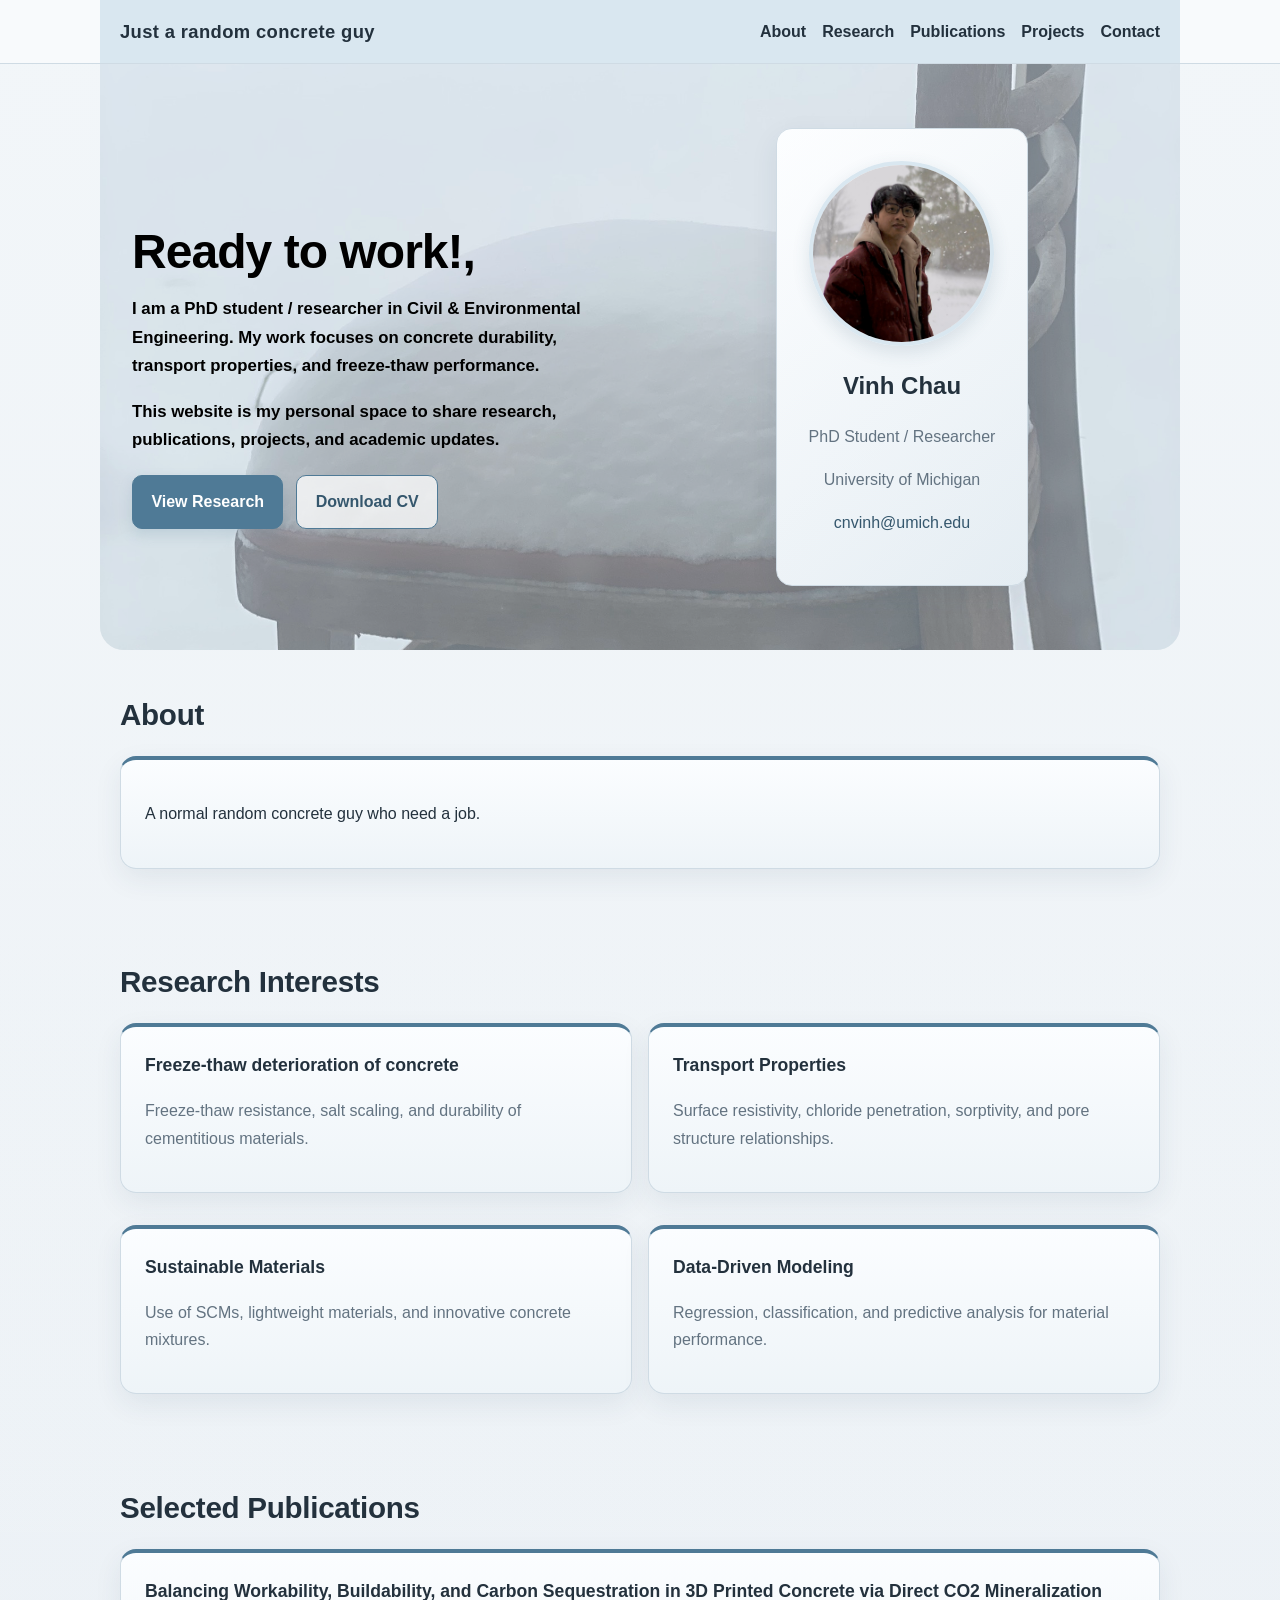
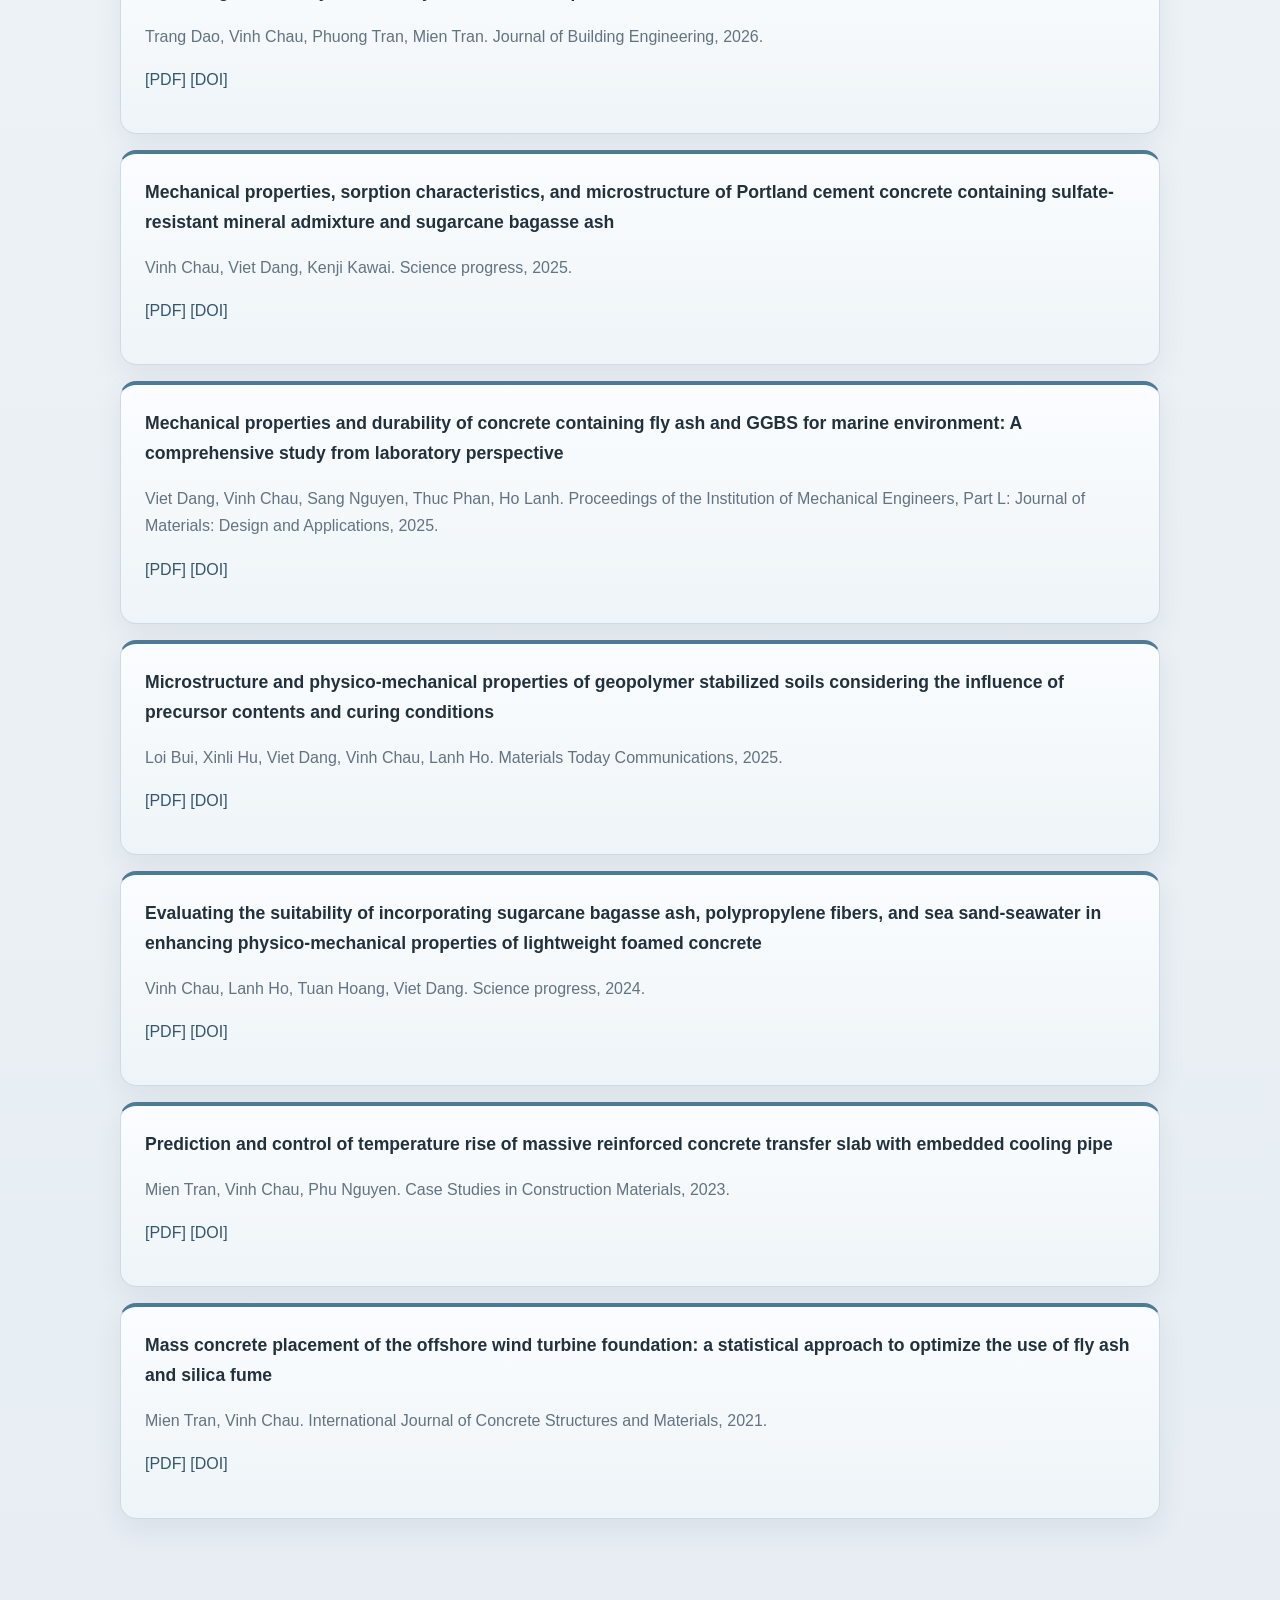
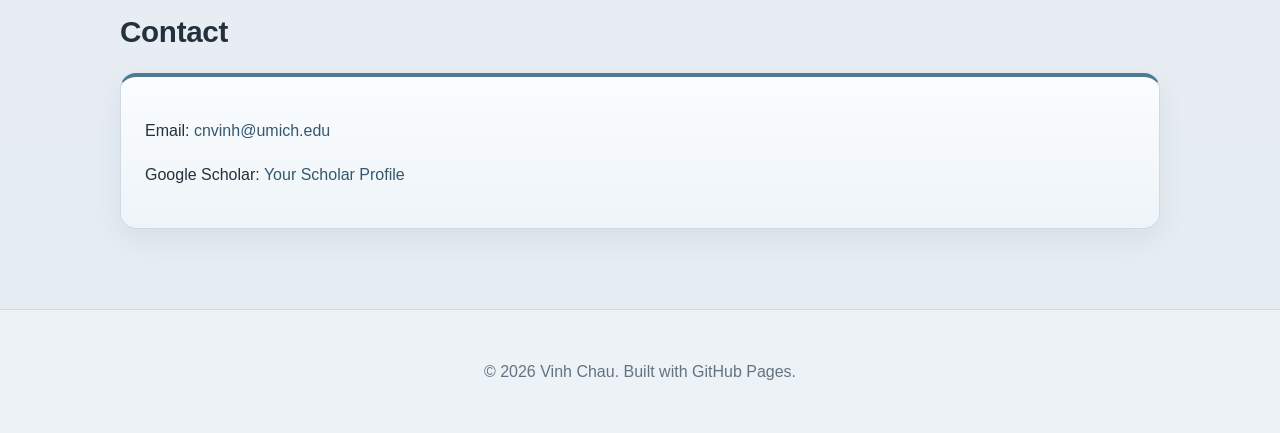
<file: index.html>
<!DOCTYPE html>
<html lang="en">
<head>
  <meta charset="UTF-8" />
  <meta name="viewport" content="width=device-width, initial-scale=1.0" />
  <title>Your Name | Research Portfolio</title>
  <link rel="stylesheet" href="style.css">
</head>
<body>

  <header>
    <nav class="nav">
      <div class="brand">Just a random concrete guy</div>
      <div class="nav-links">
        <a href="#about">About</a>
        <a href="#research">Research</a>
        <a href="#publications">Publications</a>
        <a href="#projects">Projects</a>
        <a href="#contact">Contact</a>
      </div>
    </nav>
  </header>

  <main>
    <section class="hero hero-bg">
    <div class="hero-text">
        <h1>Ready to work!,</h1>
        <p>
          I am a PhD student / researcher in Civil & Environmental Engineering.
          My work focuses on concrete durability, transport properties, and freeze-thaw performance.
        </p>
        <p>
          This website is my personal space to share research, publications, projects, and academic updates.
        </p>

        <div class="button-group">
          <a class="btn btn-primary" href="#research">View Research</a>
          <a class="btn btn-secondary" href="cv.pdf" target="_blank">Download CV</a>
        </div>
      </div>

      <div class="hero-card">
        <img src="profile.jpg" alt="Profile photo" class="profile-photo" />
        <h2>Vinh Chau</h2>
        <p class="muted">PhD Student / Researcher</p>
        <p class="muted">University of Michigan</p>
        <p style="margin-top: 0.8rem;">
          <a href="mailto:cnvinh@umich.edu">cnvinh@umich.edu</a>
        </p>
      </div>
    </section>

    <section id="about"  class="reveal">
      <h2 class="section-title">About</h2>
      <div class="card">
        <p>
          A normal random concrete guy who need a job.
        </p>
      </div>
    </section>

    <section id="research"  class="reveal">
      <h2 class="section-title">Research Interests</h2>
    <div class="grid-2">
      <a href="concrete-durability.html" class="card">
      <div class="item-title">Freeze-thaw deterioration of concrete</div>
      <p class="muted">
      Freeze-thaw resistance, salt scaling, and durability of cementitious materials.
      </p>
      </a>
        <div class="card">
          <div class="item-title">Transport Properties</div>
          <p class="muted">
            Surface resistivity, chloride penetration, sorptivity, and pore structure relationships.
          </p>
        </div>
        <div class="card">
          <div class="item-title">Sustainable Materials</div>
          <p class="muted">
            Use of SCMs, lightweight materials, and innovative concrete mixtures.
          </p>
        </div>
        <div class="card">
          <div class="item-title">Data-Driven Modeling</div>
          <p class="muted">
            Regression, classification, and predictive analysis for material performance.
          </p>
        </div>
      </div>
    </section>

    <section id="publications"  class="reveal">
      <h2 class="section-title">Selected Publications</h2>
      <div class="card">
        <div class="item-title">Balancing Workability, Buildability, and Carbon Sequestration in 3D Printed Concrete via Direct CO2 Mineralization</div>
        <p class="muted">Trang Dao, Vinh Chau, Phuong Tran, Mien Tran. Journal of Building Engineering, 2026.</p>
        <p><a href="#">[PDF]</a> <a href="#">[DOI]</a></p>
      </div>

      <div class="card">
        <div class="item-title">Mechanical properties, sorption characteristics, and microstructure of Portland cement concrete containing sulfate-resistant mineral admixture and sugarcane bagasse ash</div>
        <p class="muted">Vinh Chau, Viet Dang, Kenji Kawai. Science progress, 2025.</p>
        <p><a href="#">[PDF]</a> <a href="#">[DOI]</a></p>
      </div>

      <div class="card">
        <div class="item-title">Mechanical properties and durability of concrete containing fly ash and GGBS for marine environment: A comprehensive study from laboratory perspective</div>
        <p class="muted">Viet Dang, Vinh Chau, Sang Nguyen, Thuc Phan, Ho Lanh. Proceedings of the Institution of Mechanical Engineers, Part L: Journal of Materials: Design and Applications, 2025.</p>
        <p><a href="#">[PDF]</a> <a href="#">[DOI]</a></p>
      </div>
      
      <div class="card">
        <div class="item-title">Microstructure and physico-mechanical properties of geopolymer stabilized soils considering the influence of precursor contents and curing conditions</div>
        <p class="muted">Loi Bui, Xinli Hu, Viet Dang, Vinh Chau, Lanh Ho. Materials Today Communications, 2025.</p>
        <p><a href="#">[PDF]</a> <a href="#">[DOI]</a></p>
      </div>
      
      <div class="card">
        <div class="item-title">Evaluating the suitability of incorporating sugarcane bagasse ash, polypropylene fibers, and sea sand-seawater in enhancing physico-mechanical properties of lightweight foamed concrete</div>
        <p class="muted">Vinh Chau, Lanh Ho, Tuan Hoang, Viet Dang. Science progress, 2024.</p>
        <p><a href="#">[PDF]</a> <a href="#">[DOI]</a></p>
      </div>
      
      <div class="card">
        <div class="item-title">Prediction and control of temperature rise of massive reinforced concrete transfer slab with embedded cooling pipe</div>
        <p class="muted">Mien Tran, Vinh Chau, Phu Nguyen. Case Studies in Construction Materials, 2023.</p>
        <p><a href="#">[PDF]</a> <a href="#">[DOI]</a></p>
      </div>
      
      <div class="card">
        <div class="item-title">Mass concrete placement of the offshore wind turbine foundation: a statistical approach to optimize the use of fly ash and silica fume</div>
        <p class="muted">Mien Tran, Vinh Chau. International Journal of Concrete Structures and Materials, 2021.</p>
        <p><a href="#">[PDF]</a> <a href="#">[DOI]</a></p>
      </div>
    </section>

    <section id="contact"  class="reveal">
      <h2 class="section-title">Contact</h2>
      <div class="card">
        <p>Email: <a href="mailto:cnvinh@umich.edu">cnvinh@umich.edu</a></p>
        <p>Google Scholar: <a href="https://scholar.google.com/citations?user=hWLkGyoAAAAJ&hl=en">Your Scholar Profile</a></p>
      </div>
    </section>
  </main>

  <footer>
    <p>© 2026 Vinh Chau. Built with GitHub Pages.</p>
  </footer>

<script src="script.js"></script>  
</body>
</html>
</file>
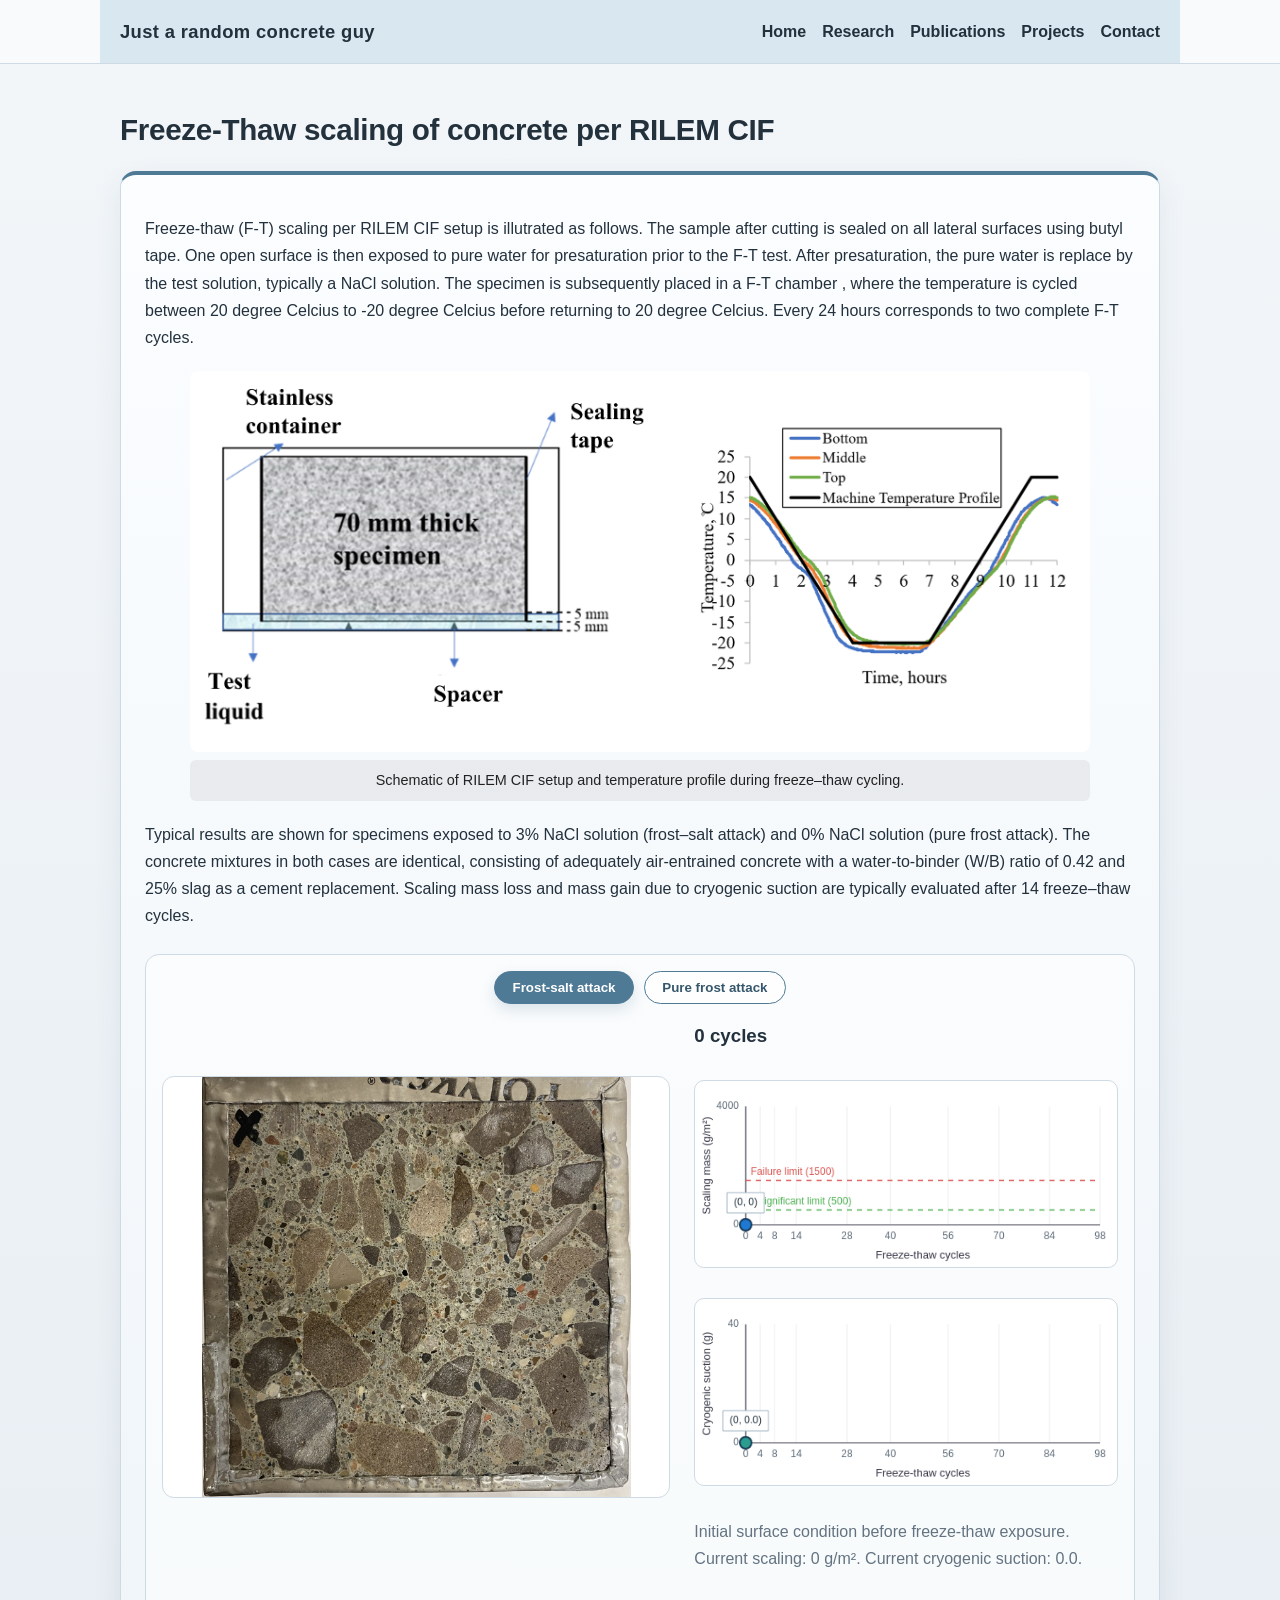
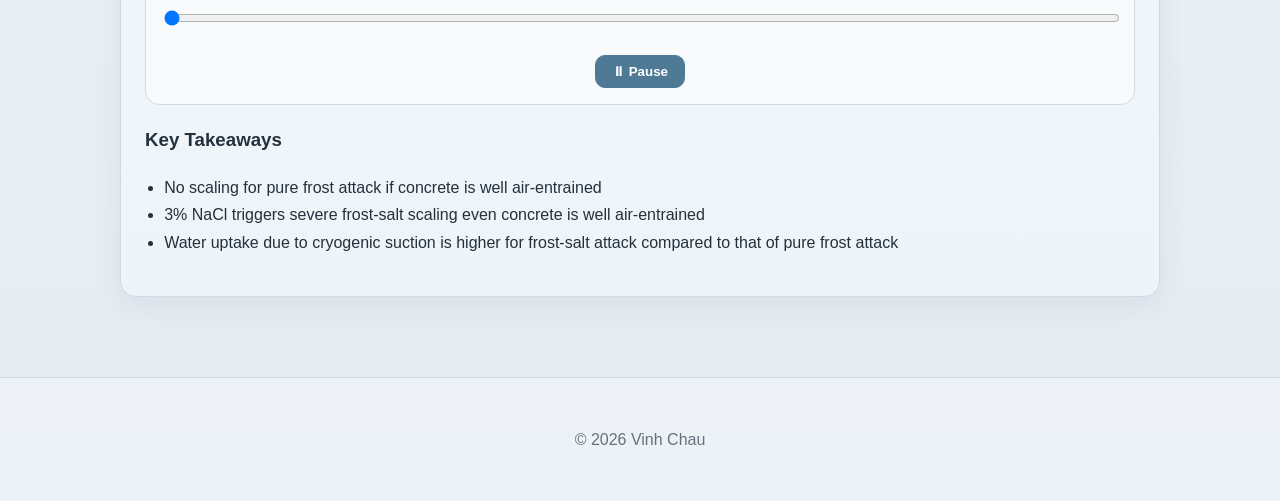
<file: concrete-durability.html>
<!DOCTYPE html>
<html lang="en">
<head>
  <meta charset="UTF-8" />
  <meta name="viewport" content="width=device-width, initial-scale=1.0"/>
  <title>Concrete Durability</title>
  <link rel="stylesheet" href="style.css">
</head>
<body>

<header>
  <nav class="nav">
    <div class="brand">Just a random concrete guy</div>
    <div class="nav-links">
      <a href="index.html">Home</a>
      <a href="index.html#research">Research</a>
      <a href="index.html#publications">Publications</a>
      <a href="index.html#projects">Projects</a>
      <a href="index.html#contact">Contact</a>
    </div>
  </nav>
</header>

<main>
  <section class="reveal">
    <h2 class="section-title">Freeze-Thaw scaling of concrete per RILEM CIF</h2>

   <div class="card">
   <p>
   Freeze-thaw (F-T) scaling per RILEM CIF setup is illutrated as follows. The sample after cutting is sealed on all lateral surfaces using butyl tape. One open surface is then exposed to pure water for
     presaturation prior to the F-T test. After presaturation, the pure water is replace by the test solution, typically a NaCl solution. The specimen is subsequently placed in a F-T chamber 
     , where the temperature is cycled between 20 degree Celcius to -20 degree Celcius before returning to 20 degree Celcius. Every 24 hours corresponds to two complete F-T cycles.
   </p>
<!-- INSERT IMAGE HERE -->
  <figure class="figure">
    <img src="images/rilem_cif_setup.png" alt="RILEM CIF freeze-thaw setup" class="figure-img">
    <figcaption class="figure-caption">
      Schematic of RILEM CIF setup and temperature profile during freeze–thaw cycling.
    </figcaption>
</figure>
       <p>
      Typical results are shown for specimens exposed to 3% NaCl solution (frost–salt attack) and 0% NaCl solution (pure frost attack). The concrete mixtures in both cases are identical, consisting of adequately air-entrained concrete with a water-to-binder (W/B) ratio of 0.42 and 25% slag as a cement replacement.
      Scaling mass loss and mass gain due to cryogenic suction are typically evaluated after 14 freeze–thaw cycles.
   </p>
<div class="scaling-viewer">
  <div class="attack-tabs">
  <button id="frostSaltTab" class="attack-tab active">Frost-salt attack</button>
  <button id="pureFrostTab" class="attack-tab">Pure frost attack</button>
</div>
  <div class="scaling-top">
    <div class="scaling-image-wrap">
      <img
        id="cycleImage"
        src="images/cycle0.jpg"
        alt="Concrete surface at 0 cycles"
        class="scaling-image"
      >
    </div>

    <div class="scaling-plot-panel">
      <h3 id="cycleLabel">0 cycles</h3>
      <canvas id="scalingChart" width="500" height="220"></canvas>
      <canvas id="massGainChart" width="500" height="220"></canvas>
      <p id="cycleDescription" class="muted">
        Initial surface condition before freeze-thaw exposure.
      </p>
    </div>
  </div>

  <div class="cycle-controls">
    <input
      type="range"
      id="cycleSlider"
      min="0"
      max="9"
      step="1"
      value="0"
    >
  <div class="autoplay-controls">
  <button id="playPauseBtn">⏸ Pause</button>
  </div>
    <div class="cycle-marks">
      <button class="cycle-btn active" data-index="0">0</button>
      <button class="cycle-btn" data-index="1">4</button>
      <button class="cycle-btn" data-index="2">8</button>
      <button class="cycle-btn" data-index="3">14</button>
      <button class="cycle-btn" data-index="4">28</button>
      <button class="cycle-btn" data-index="5">40</button>
      <button class="cycle-btn" data-index="6">56</button>
      <button class="cycle-btn" data-index="7">70</button>
      <button class="cycle-btn" data-index="8">84</button>
      <button class="cycle-btn" data-index="9">98</button>
    </div>
  </div>
</div>
   
   <h3>Key Takeaways</h3>
  <ul>
    <li>No scaling for pure frost attack if concrete is well air-entrained</li>
    <li>3% NaCl triggers severe frost-salt scaling even concrete is well air-entrained</li>
    <li>Water uptake due to cryogenic suction is higher for frost-salt attack compared to that of pure frost attack</li>
  </ul>
</div>
  </section>
</main>

<footer>
  <p>© 2026 Vinh Chau</p>
</footer>
<script src="script.js"></script>
</body>
</html>
</file>
<file: style.css>
/* Michigan Winter / Freeze-Thaw Research Website CSS */

:root {
  --bg: #eef3f7;
  --bg-2: #e4ebf1;
  --surface: #f9fbfc;
  --surface-2: #edf3f7;
  --text: #23313d;
  --muted: #637381;
  --accent: #4f7a96;
  --accent-dark: #35576d;
  --accent-soft: #d9e7f0;
  --border: #cfdbe4;
  --shadow: 0 10px 28px rgba(39, 62, 84, 0.08);
  --radius: 16px;
  --max-width: 1080px;
}

* {
  box-sizing: border-box;
}

html {
  scroll-behavior: smooth;
}

body {
  margin: 0;
  font-family: "Inter", "Segoe UI", Arial, sans-serif;
  line-height: 1.7;
  color: var(--text);
  background:
    linear-gradient(to bottom, rgba(255,255,255,0.25), rgba(255,255,255,0.05)),
    linear-gradient(to bottom, var(--bg), var(--bg-2));
}

img {
  max-width: 100%;
  display: block;
}

a {
  color: var(--accent-dark);
  text-decoration: none;
}

a:hover {
  text-decoration: underline;
}

header {
  position: sticky;
  top: 0;
  z-index: 100;
  background: rgba(249, 251, 252, 0.88);
  backdrop-filter: blur(10px);
  border-bottom: 1px solid var(--border);
}

.nav {
  max-width: var(--max-width);
  margin: 0 auto;
  padding: 1rem 1.25rem;
  display: flex;
  justify-content: space-between;
  align-items: center;
  gap: 1rem;
  flex-wrap: wrap;
  background: var(--accent-soft);
}

.brand {
  font-size: 1.15rem;
  font-weight: 800;
  letter-spacing: 0.02em;
  color: var(--text);
}

.nav-links {
  display: flex;
  gap: 1rem;
  flex-wrap: wrap;
}

.nav-links a {
  color: var(--text);
  font-weight: 600;
  transition: color 0.2s ease;
}

.nav-links a:hover {
  color: var(--accent-dark);
  text-decoration: none;
}

.hero {
  max-width: var(--max-width);
  margin: 0 auto;
  padding: 5.5rem 1.25rem 3rem;
  display: grid;
  grid-template-columns: 1.3fr 0.9fr;
  gap: 2rem;
  align-items: center;
}

.hero-text h1 {
  font-size: 3rem;
  margin-bottom: 1rem;
  line-height: 1.12;
  color: var(--text);
  letter-spacing: -0.02em;
}

.hero-text p {
  color: var(--muted);
  font-size: 1.05rem;
  max-width: 62ch;
}

.hero-card {
  background: linear-gradient(145deg, #fbfdff, #eaf1f6);
  border: 1px solid var(--border);
  border-radius: var(--radius);
  box-shadow: var(--shadow);
  padding: 2rem;
  text-align: center;
  position: relative;
  overflow: hidden;

  max-width: 800px;   /* 👈 control width here */
  margin: 0 auto;     /* 👈 center it */
}

.hero-card::before {
  content: "";
  position: absolute;
  inset: 0;
  background: linear-gradient(135deg, rgba(255,255,255,0.35), rgba(79,122,150,0.04));
  pointer-events: none;
}

.profile-photo {
  width: 185px;
  height: 185px;
  border-radius: 50%;
  object-fit: cover;
  margin: 0 auto 1rem;
  border: 4px solid var(--accent-soft);
  box-shadow: 0 6px 18px rgba(53, 87, 109, 0.14);
  position: relative;
  z-index: 1;
}

.hero-card h2,
.hero-card p,
.hero-card a {
  position: relative;
  z-index: 1;
}

.hero-card h2 {
  margin-bottom: 0.35rem;
}

.hero-card p {
  color: var(--muted);
}

.button-group {
  margin-top: 1.25rem;
  display: flex;
  gap: 0.8rem;
  flex-wrap: wrap;
}

.btn {
  display: inline-block;
  padding: 0.78rem 1.15rem;
  border-radius: 10px;
  border: 1px solid var(--accent);
  font-weight: 700;
  transition: all 0.2s ease;
}

.btn-primary {
  background: var(--accent);
  color: white;
  box-shadow: 0 6px 14px rgba(79, 122, 150, 0.18);
}

.btn-primary:hover {
  background: var(--accent-dark);
  text-decoration: none;
  transform: translateY(-1px);
}

.btn-secondary {
  background: rgba(255,255,255,0.75);
  color: var(--accent-dark);
}

.btn-secondary:hover {
  background: var(--accent-soft);
  text-decoration: none;
  transform: translateY(-1px);
}

section {
  max-width: var(--max-width);
  margin: 0 auto;
  padding: 1rem 1.25rem 2rem;
}

.section-title {
  font-size: 1.85rem;
  margin-bottom: 1rem;
  color: var(--text);
  letter-spacing: -0.01em;
}

.card {
  display: block;             
  text-decoration: none;     
  color: inherit;
  background: linear-gradient(180deg, #fbfdff, #eef4f8);
  border: 1px solid var(--border);
  border-top: 4px solid var(--accent);
  border-radius: var(--radius);
  padding: 1.5rem;
  box-shadow: var(--shadow);
  margin-bottom: 1rem;
  transition: transform 0.2s ease, box-shadow 0.2s ease;
}

.card:hover {
  transform: translateY(-2px);
  box-shadow: 0 14px 32px rgba(39, 62, 84, 0.12);
}

.grid-2 {
  display: grid;
  grid-template-columns: 1fr 1fr;
  gap: 1rem;
}

.item-title {
  font-size: 1.1rem;
  font-weight: 800;
  margin-bottom: 0.4rem;
  color: var(--text);
}

.muted {
  color: var(--muted);
}

ul {
  padding-left: 1.2rem;
}

.figure {
  text-align: center;
  max-width: 900px;
  margin: 20px auto;
}

.figure-img {
  width: 100%;
  height: auto;
  border-radius: 8px;
}

.figure-caption {
  margin-top: 8px;
  font-size: 0.9rem;
  color: #222;

  background: rgba(0, 0, 0, 0.06);  /* light shade */
  padding: 8px 12px;
  border-radius: 6px;
}

footer {
  text-align: center;
  padding: 2rem;
  color: var(--muted);
  border-top: 1px solid var(--border);
  margin-top: 2rem;
  background: rgba(255,255,255,0.28);
}

/* Scroll Reveal Animation */
.reveal {
  opacity: 0;
  transform: translateY(24px);
  transition: opacity 0.7s ease, transform 0.7s ease;
}

.reveal.active {
  opacity: 1;
  transform: translateY(0);
}

/* =========================
   HERO TEXT (ALWAYS APPLY)
========================= */
.hero-text h1 {
  color: #000;
  font-weight: 800;
}

.hero-text p {
  color: #000;
  font-weight: 700;
}


/* =========================
   HERO BACKGROUND
========================= */
.hero-bg {
  position: relative;
  background: url("winter.jpg") center 70% / cover no-repeat;
  border-radius: 0 0 24px 24px;
  overflow: hidden;
  min-height: 520px;
}


/* =========================
   OVERLAY (LIGHT for readability)
========================= */
.hero-bg::before {
  content: "";
  position: absolute;
  inset: 0;
  background: rgba(255, 255, 255, 0.35); /* light overlay */
}


/* =========================
   KEEP TEXT ABOVE OVERLAY
========================= */
.hero-bg > * {
  position: relative;
  z-index: 1;
}


/* =========================
   HERO LAYOUT (OPTIONAL BUT RECOMMENDED)
========================= */
.hero {
  display: grid;
  grid-template-columns: 1fr 1fr;
  align-items: center;
  padding: 4rem 2rem;
}


/* =========================
   RESPONSIVE DESIGN
========================= */
@media (max-width: 860px) {
  .hero {
    grid-template-columns: 1fr;
    padding-top: 3.2rem;
  }

  .grid-2 {
    grid-template-columns: 1fr;
  }
}
/* =========================
   SCALING VIEWER
========================= */
.scaling-viewer {
  margin-top: 1.5rem;
  padding: 1rem;
  background: rgba(255,255,255,0.55);
  border: 1px solid var(--border);
  border-radius: 14px;
}

.scaling-top {
  display: grid;
  grid-template-columns: 1.2fr 1fr;
  gap: 1.5rem;
  align-items: start;
  margin-bottom: 1.2rem;
}

.scaling-image-wrap {
  width: 100%;
  min-height: 420px;
  border-radius: 12px;
  overflow: hidden;
  border: 1px solid var(--border);
  background: #fff;
  display: flex;
  justify-content: center;
  align-items: center;
  margin-top: 3.5rem;
}

.scaling-image {
  max-width: 100%;
  max-height: 420px;
  width: auto;
  height: auto;
  object-fit: contain;
  display: block;
  margin: 0 auto;
  background: #fff;
  transition: opacity 0.25s ease;
}

.scaling-plot-panel {
  display: flex;
  flex-direction: column;
  gap: 1rem;
}

.scaling-plot-panel h3 {
  margin-top: 0;
  margin-bottom: 0.8rem;
}

#scalingChart {
  width: 100%;
  max-width: 100%;
  height: auto;
  display: block;
  background: #fff;
  border: 1px solid var(--border);
  border-radius: 10px;
  margin-bottom: 0.9rem;
}
#massGainChart {
  width: 100%;
  max-width: 100%;
  height: auto;
  display: block;
  background: #fff;
  border: 1px solid var(--border);
  border-radius: 10px;
}

.cycle-controls {
  margin-top: 1rem;
}

#cycleSlider {
  width: 100%;
  margin-bottom: 1rem;
  cursor: pointer;
}

.cycle-marks {
  display: flex;
  flex-wrap: wrap;
  gap: 0.6rem;
}

.cycle-btn {
  padding: 0.45rem 0.85rem;
  border: 1px solid var(--accent);
  border-radius: 10px;
  background: rgba(255,255,255,0.85);
  color: var(--accent-dark);
  font-weight: 700;
  cursor: pointer;
  transition: all 0.2s ease;
}

.cycle-btn:hover {
  background: var(--accent-soft);
  transform: translateY(-1px);
}

.cycle-btn.active {
  background: var(--accent);
  color: white;
  box-shadow: 0 6px 14px rgba(79, 122, 150, 0.18);
}
.autoplay-controls {
  margin-top: 0.8rem;
  text-align: center;
}

#playPauseBtn {
  padding: 0.5rem 1rem;
  border-radius: 10px;
  border: 1px solid var(--accent);
  background: var(--accent);
  color: white;
  font-weight: 600;
  cursor: pointer;
}

#playPauseBtn:hover {
  opacity: 0.9;
}
.cycle-marks {
  display: none;
}
/* =========================
   ATTACK MODE TABS
========================= */
.attack-tabs {
  display: flex;
  gap: 0.6rem;
  margin-bottom: 1rem;
  justify-content: center;
}

.attack-tab {
  padding: 0.5rem 1.1rem;
  border-radius: 999px;
  border: 1px solid var(--accent);
  background: rgba(255,255,255,0.8);
  color: var(--accent-dark);
  font-weight: 700;
  cursor: pointer;
  transition: all 0.2s ease;
}

.attack-tab:hover {
  background: var(--accent-soft);
  transform: translateY(-1px);
}

.attack-tab.active {
  background: var(--accent);
  color: white;
  box-shadow: 0 6px 14px rgba(79, 122, 150, 0.18);
}
@media (max-width: 900px) {
  .scaling-top {
    grid-template-columns: 1fr;
  }

  .scaling-image-wrap,
  .scaling-plot-panel {
    min-height: auto;
  }

  .scaling-image {
    max-height: 360px;
  }
}
</file>
